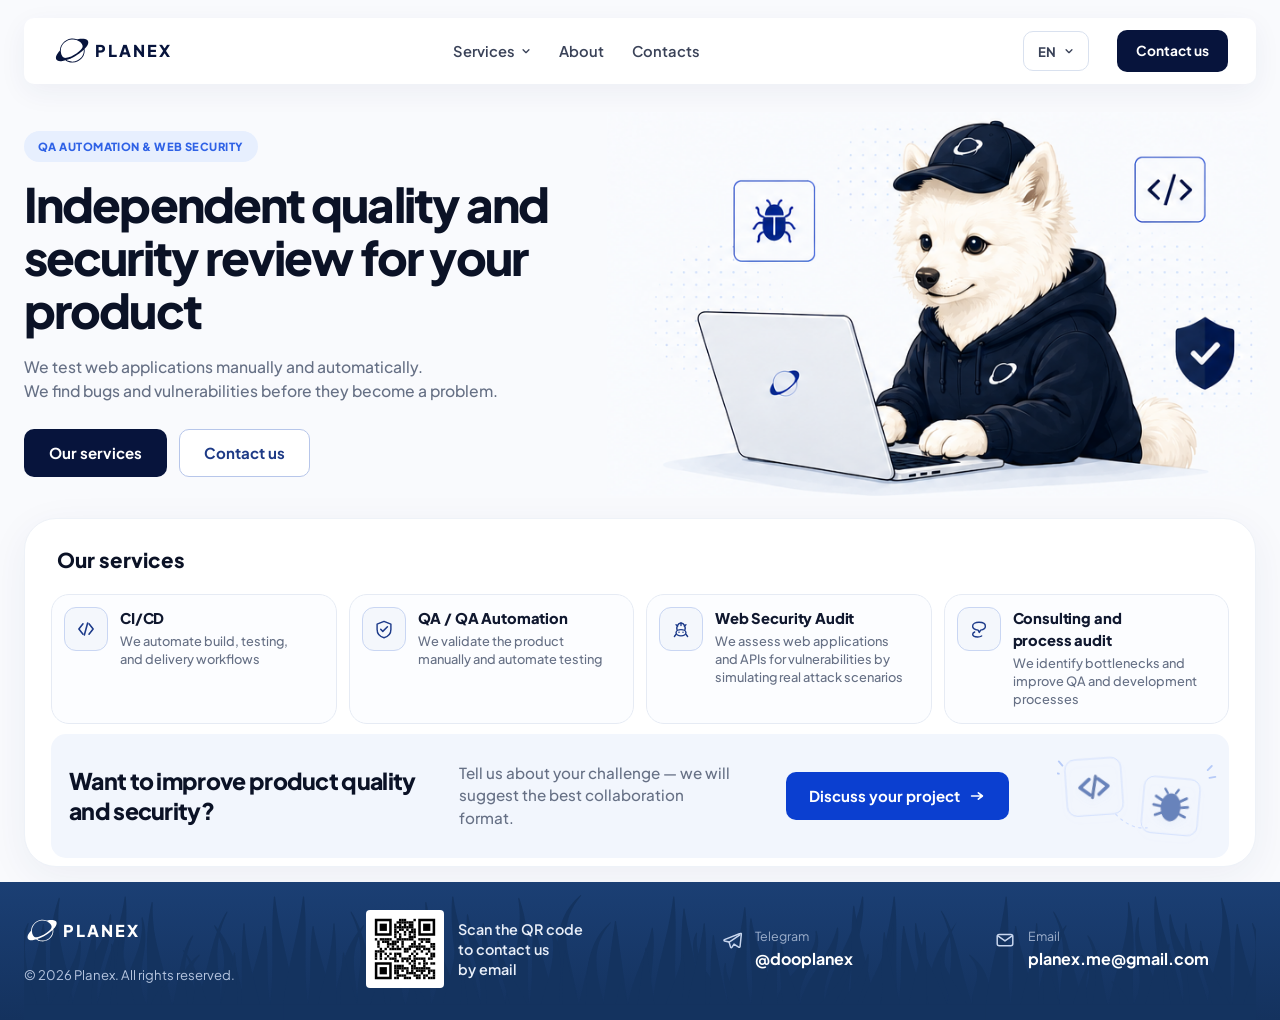
<file: index.html>
<!doctype html>
<html lang="sr">

<head>
  <meta charset="UTF-8" />
  <meta name="viewport" content="width=device-width, initial-scale=1.0" />
  <title>PLANEX — QA automatizacija i bezbednost web aplikacija</title>
  <meta name="description" content="Razvijamo autotestove i sprovodimo provere bezbednosti web aplikacija i API-ja." />
  <link rel="preconnect" href="https://fonts.googleapis.com" />
  <link rel="preconnect" href="https://fonts.gstatic.com" crossorigin />
  <link href="https://fonts.googleapis.com/css2?family=Plus+Jakarta+Sans:wght@400;500;600;700;800&display=swap"
    rel="stylesheet" />
  <link rel="stylesheet" href="css/styles.css" />
  <!-- Favicon (reused logo) -->
  <link rel="icon" href="assets/favicon.svg" type="image/svg+xml" />
</head>

<body>
  <script>
    // Prevent automatic restoration of scroll position in some in-app browsers.
    if ('scrollRestoration' in history) {
      try { history.scrollRestoration = 'manual'; } catch (e) { /* ignore */ }
    }
    // On load, ensure we're at top when there's no hash (avoid unwanted autoscroll)
    window.addEventListener('load', function() {
      if (!location.hash) {
        // Small delay helps in some webviews where initial positioning happens slightly after load
        setTimeout(function(){ window.scrollTo({ top: 0, left: 0, behavior: 'auto' }); }, 120);
      }
    });
  </script>
  <header class="header">
    <div class="container header__inner">
      <a class="logo" href="index.html" aria-label="PLANEX">
        <svg xmlns="http://www.w3.org/2000/svg" width="40" height="40" fill="#07143c" viewBox="0 0 1491 1055">
          <path
            d="M726.5 63.6c-132.4 11.9-261.1 86.1-347.3 200-13.6 18.1-33.5 51.1-42.3 70.1-24.2 52.8-36.3 97.1-39.9 146.3-.6 8-1.3 17.7-1.6 21.5-.5 6.8-.7 7.2-5.7 12.5-53.5 57.1-86.6 103-115.3 160.1-16.9 33.8-27.3 69.4-29 99.4-1.7 29.4 6.9 60.2 22.4 80.5 37 48.7 113.2 63.6 226.8 44.5 21-3.5 43.5-8.4 76.3-16.5 15.5-3.9 29.1-7 30.2-7 1 0 5.7 2.9 10.5 6.4 20.6 15.2 55.8 34.1 84.9 45.5 19.7 7.7 33.6 12.1 55.8 17.5 31.9 7.9 53 10.9 87.8 12.7 77.6 4 154.3-12 225.4-47.1 50.3-24.8 90.4-53.6 127.5-91.6 30.7-31.4 49.4-56.3 71.2-94.4 9-15.8 13.6-25.2 22.2-45.3 29.4-68.7 38.8-141 27.5-212l-2-12.8 14.7-15.2c38.8-40.1 69.1-79.2 90.3-116.4 22.9-40.3 36.1-81.9 36.1-113.6 0-34.2-9.4-59.6-29.9-81-20.8-21.6-49.4-36.1-88.6-45.1-77.6-17.7-172.5-15.7-267.7 5.8-10.8 2.5-21.3 4.9-23.3 5.5-3.1.8-5 .4-15.5-3.5C867.4 68 790.8 57.8 726.5 63.6m60 32.4c84 4.2 169.6 31.9 234 75.8 26.3 17.9 55.5 44 73 65.2 21.9 26.5 38.8 59.1 44.9 86.1 7.3 32.8 4.4 61.2-8.9 87.9-12.1 24.1-32.6 50-64.7 81.5-44.6 43.9-95.9 85.1-154.8 124.5-129.4 86.5-266.7 147.4-372 165-18 3.1-21.3 3.3-43 3.4-22.4 0-24-.1-33.1-2.6-19.3-5.3-32.8-13.7-49.6-30.9-29.6-30.5-56.5-78.5-70.3-125.4-16.1-55.3-19.2-120-8.4-180.4 11.3-64.1 40-126.8 81.8-179.1 16.9-21.1 45.4-49.8 67-67.5 71.5-58.4 160.4-95.2 247.6-102.4 26.3-2.2 32.3-2.3 56.5-1.1m398.8 422.5c.2 26.5-.7 37.2-4.9 60.5-14 77.7-55.2 155.7-112.3 212.8C997.3 862.6 917.2 905 827 919.4c-22.4 3.6-33.7 4.7-53.5 5.2-55.5 1.2-114.6-9.2-166-29.3-23.8-9.3-64.9-30.4-62.9-32.3.5-.4 7.2-2.7 14.9-5 51.1-15.3 122.2-41.2 160.2-58.4 5.4-2.4 13.6-6.1 18.3-8.1 48.9-21.6 122.7-64.8 219.9-128.9 86.4-56.9 147.7-105.3 213.1-168.1l12.4-12 .9 5.5c.5 3 .9 16.7 1 30.5" />
        </svg>
        <span class="logo__word">PLANEX</span>
      </a>
      <nav class="nav" id="site-nav" aria-label="Glavna navigacija" data-i18n-aria-label="nav.mainAria">
        <div class="nav__item nav__item--dropdown">
          <button class="nav__link nav__link--btn" type="button" aria-expanded="false" aria-haspopup="true">
            <span data-i18n="nav.services">Usluge</span>
            <svg class="nav__chevron" viewBox="0 0 12 12" aria-hidden="true">
              <path d="M2.5 4.5 L6 8 L9.5 4.5" fill="none" stroke="currentColor" stroke-width="1.6"
                stroke-linecap="round" stroke-linejoin="round"></path>
            </svg>
          </button>
          <div class="dropdown" role="menu">
            <a href="#services" role="menuitem" data-i18n="nav.development">Razvoj</a>
            <a href="#services" role="menuitem" data-i18n="nav.qa">QA / QA automatizacija</a>
            <a href="#services" role="menuitem" data-i18n="nav.security">Audit web bezbednosti</a>
            <a href="#services" role="menuitem" data-i18n="nav.consulting">Konsalting</a>
          </div>
        </div>
        <a class="nav__link" href="#about" data-i18n="nav.about">O nama</a>
        <a class="nav__link" href="#contacts" data-i18n="nav.contacts">Kontakti</a>
      </nav>
      <div class="header__actions">
        <div class="lang-switcher">
          <label class="sr-only" for="language-button" data-i18n="language.label">Jezik</label>
          <button class="lang" id="language-button" type="button" aria-label="Jezik" aria-expanded="false"
            aria-haspopup="true" aria-controls="language-menu">
            <span class="lang__current" data-lang-current>SR</span>
            <svg class="nav__chevron" viewBox="0 0 12 12" aria-hidden="true">
              <path d="M2.5 4.5 L6 8 L9.5 4.5" fill="none" stroke="currentColor" stroke-width="1.6"
                stroke-linecap="round" stroke-linejoin="round"></path>
            </svg>
          </button>
          <div class="dropdown lang-dropdown" id="language-menu" role="menu" aria-label="Jezik"
            data-i18n-aria-label="language.label">
            <button class="lang-dropdown__option" type="button" data-lang-option="sr" role="menuitemradio"
              aria-checked="true">
              Srpski
            </button>
            <button class="lang-dropdown__option" type="button" data-lang-option="en" role="menuitemradio"
              aria-checked="false">
              English
            </button>
            <button class="lang-dropdown__option" type="button" data-lang-option="ru" role="menuitemradio"
              aria-checked="false">
              Русский
            </button>
          </div>
        </div>
        <a class="btn btn--navy btn--sm" href="mailto:planex.me@gmail.com" data-i18n="nav.contactCta">Kontaktirajte
          nas</a>
        <button class="menu-toggle" type="button" aria-label="Otvori meni" aria-controls="site-nav">
          <span></span><span></span><span></span>
        </button>
      </div>
    </div>
  </header>

  <main id="top">
    <section class="hero">
      <div class="container hero__grid">
        <div class="hero__copy">
          <p class="badge" data-i18n="hero.badge">QA AUTOMATION &amp; WEB SECURITY</p>
          <h1>
            <span data-i18n="hero.title">Nezavisna provera kvaliteta i bezbednosti vašeg proizvoda</span>
          </h1>
          <p class="hero__lead" data-i18n-html="hero.lead">Ručno i automatizovano testiramo web
            aplikacije.<br />Pronalazimo greške i ranjivosti pre nego što postanu problem.</p>
          <div class="hero__cta">
            <a class="btn btn--navy" href="#services" data-i18n="hero.primaryCta">Naše usluge</a>
            <a class="btn btn--outline" href="mailto:planex.me@gmail.com" data-i18n="hero.secondaryCta">Kontaktirajte
              nas</a>
          </div>
        </div>
        <div class="hero__visual">
          <img src="assets/hero.png" width="740" height="430"
            alt="PLANEX maskota — beli pas u dukserici radi za laptopom" data-i18n-alt="hero.imageAlt" />
        </div>
      </div>
    </section>

    <section class="panel" id="services">
      <div class="container">
        <div class="panel__card">
          <h2 class="panel__title" data-i18n="services.title">Naše usluge</h2>
          <div class="services">
            <article class="service">
              <div class="service__icon" aria-hidden="true">
                <svg viewBox="0 0 32 32">
                  <path d="M12 9 L6.5 16 L12 23" fill="none" stroke="#1d3b8a" stroke-width="2.1" stroke-linecap="round"
                    stroke-linejoin="round" />
                  <path d="M20 9 L25.5 16 L20 23" fill="none" stroke="#1d3b8a" stroke-width="2.1" stroke-linecap="round"
                    stroke-linejoin="round" />
                  <path d="M18.2 8 L13.8 24" fill="none" stroke="#1d3b8a" stroke-width="2.1" stroke-linecap="round" />
                </svg>
              </div>
              <div class="service__body">
                <h3 data-i18n="services.items.cicd.title">CI/CD</h3>
                <p data-i18n="services.items.cicd.text">Automatizujemo procese build-a, testiranja i isporuke softvera
                </p>
              </div>
            </article>

            <article class="service">
              <div class="service__icon" aria-hidden="true">
                <svg viewBox="0 0 32 32">
                  <path d="M16 5.8 L25.2 9.6 V16.6 C25.2 22 21.2 26.1 16 27.6 C10.8 26.1 6.8 22 6.8 16.6 V9.6 Z"
                    fill="none" stroke="#1d3b8a" stroke-width="1.9" stroke-linejoin="round" />
                  <path d="M11.6 16.4 L14.4 19.2 L20.6 13" fill="none" stroke="#1d3b8a" stroke-width="2"
                    stroke-linecap="round" stroke-linejoin="round" />
                </svg>
              </div>
              <div class="service__body">
                <h3 data-i18n="services.items.qa.title">QA / QA automatizacija</h3>
                <p data-i18n="services.items.qa.text">Ručno proveravamo proizvod i automatizujemo testiranje</p>
              </div>
            </article>

            <article class="service">
              <div class="service__icon" aria-hidden="true">
                <svg viewBox="0 0 32 32">
                  <ellipse cx="16" cy="21" rx="6.6" ry="4.2" fill="none" stroke="#1d3b8a" stroke-width="1.9" />
                  <circle cx="13.3" cy="20.2" r="1" fill="#1d3b8a" />
                  <circle cx="18.7" cy="20.2" r="1" fill="#1d3b8a" />
                  <path d="M10.8 17.4 C9.6 13.4 11.8 8 16 8 C20.2 8 22.4 13.4 21.2 17.4" fill="none" stroke="#1d3b8a"
                    stroke-width="1.9" stroke-linecap="round" />
                  <path d="M16 8 V11.4" fill="none" stroke="#1d3b8a" stroke-width="1.9" stroke-linecap="round" />
                  <path d="M9.2 23.4 L7.2 26" fill="none" stroke="#1d3b8a" stroke-width="1.9" stroke-linecap="round" />
                  <path d="M22.8 23.4 L24.8 26" fill="none" stroke="#1d3b8a" stroke-width="1.9"
                    stroke-linecap="round" />
                  <path d="M11.6 12.2 L9.4 10.4" fill="none" stroke="#1d3b8a" stroke-width="1.9"
                    stroke-linecap="round" />
                  <path d="M20.4 12.2 L22.6 10.4" fill="none" stroke="#1d3b8a" stroke-width="1.9"
                    stroke-linecap="round" />
                </svg>
              </div>
              <div class="service__body">
                <h3 data-i18n="services.items.security.title">Bezbednosni audit web aplikacija</h3>
                <p data-i18n="services.items.security.text">Proveravamo web aplikacije i API-je na ranjivosti,
                  simulacijom realnih scenarija napada</p>
              </div>
            </article>

            <article class="service">
              <div class="service__icon" aria-hidden="true">
                <svg viewBox="0 0 32 32">
                  <path
                    d="M7.5 12.2 C7.5 9.2 11 7 16 7 C21 7 24.5 9.2 24.5 12.2 C24.5 14.8 22 16.8 18.2 17.5 L16.4 20.6 L14.8 17.5 C11 16.8 7.5 14.8 7.5 12.2 Z"
                    fill="none" stroke="#1d3b8a" stroke-width="1.9" stroke-linejoin="round" />
                  <path
                    d="M10.2 20 C8.6 20.7 7.6 21.8 7.6 23.1 C7.6 25.1 10.4 26.6 14.2 26.6 C16.4 26.6 18.3 26.1 19.5 25.3"
                    fill="none" stroke="#1d3b8a" stroke-width="1.9" stroke-linecap="round" />
                </svg>
              </div>
              <div class="service__body">
                <h3 data-i18n="services.items.consulting.title">Konsalting i revizija procesa</h3>
                <p data-i18n="services.items.consulting.text">Pronalazimo uska grla i unapređujemo procese razvoja i QA
                </p>
              </div>
            </article>
          </div>
          <div class="cta-band" id="about">
            <h2 data-i18n-html="about.title">Želite da unapredite kvalitet<br />i bezbednost proizvoda?</h2>
            <p data-i18n="about.text">Recite nam više o svom projektu — predložićemo najbolji model saradnje.</p>
            <a class="btn btn--blue btn--cta" href="mailto:planex.me@gmail.com">
              <span data-i18n="about.cta">Razgovarajmo o projektu</span>
              <svg viewBox="0 0 20 20" aria-hidden="true">
                <path d="M4 10h11M11.5 6.5L16 10l-4.5 3.5" fill="none" stroke="currentColor" stroke-width="1.8"
                  stroke-linecap="round" stroke-linejoin="round"></path>
              </svg> </a><img class="cta-band__plants" src="assets/bug_code.svg" />
          </div>
        </div>
      </div>
    </section>
  </main>

  <footer class="footer" id="contacts">
    <div class="container footer__grid">
      <div class="footer__brand">
        <a class="logo logo--light" href="#top" aria-label="PLANEX">
          <div class="logo">
            <svg xmlns="http://www.w3.org/2000/svg" width="36" height="36" fill="#fff" viewBox="0 0 1491 1055">
              <path
                d="M726.5 63.6c-132.4 11.9-261.1 86.1-347.3 200-13.6 18.1-33.5 51.1-42.3 70.1-24.2 52.8-36.3 97.1-39.9 146.3-.6 8-1.3 17.7-1.6 21.5-.5 6.8-.7 7.2-5.7 12.5-53.5 57.1-86.6 103-115.3 160.1-16.9 33.8-27.3 69.4-29 99.4-1.7 29.4 6.9 60.2 22.4 80.5 37 48.7 113.2 63.6 226.8 44.5 21-3.5 43.5-8.4 76.3-16.5 15.5-3.9 29.1-7 30.2-7 1 0 5.7 2.9 10.5 6.4 20.6 15.2 55.8 34.1 84.9 45.5 19.7 7.7 33.6 12.1 55.8 17.5 31.9 7.9 53 10.9 87.8 12.7 77.6 4 154.3-12 225.4-47.1 50.3-24.8 90.4-53.6 127.5-91.6 30.7-31.4 49.4-56.3 71.2-94.4 9-15.8 13.6-25.2 22.2-45.3 29.4-68.7 38.8-141 27.5-212l-2-12.8 14.7-15.2c38.8-40.1 69.1-79.2 90.3-116.4 22.9-40.3 36.1-81.9 36.1-113.6 0-34.2-9.4-59.6-29.9-81-20.8-21.6-49.4-36.1-88.6-45.1-77.6-17.7-172.5-15.7-267.7 5.8-10.8 2.5-21.3 4.9-23.3 5.5-3.1.8-5 .4-15.5-3.5C867.4 68 790.8 57.8 726.5 63.6m60 32.4c84 4.2 169.6 31.9 234 75.8 26.3 17.9 55.5 44 73 65.2 21.9 26.5 38.8 59.1 44.9 86.1 7.3 32.8 4.4 61.2-8.9 87.9-12.1 24.1-32.6 50-64.7 81.5-44.6 43.9-95.9 85.1-154.8 124.5-129.4 86.5-266.7 147.4-372 165-18 3.1-21.3 3.3-43 3.4-22.4 0-24-.1-33.1-2.6-19.3-5.3-32.8-13.7-49.6-30.9-29.6-30.5-56.5-78.5-70.3-125.4-16.1-55.3-19.2-120-8.4-180.4 11.3-64.1 40-126.8 81.8-179.1 16.9-21.1 45.4-49.8 67-67.5 71.5-58.4 160.4-95.2 247.6-102.4 26.3-2.2 32.3-2.3 56.5-1.1m398.8 422.5c.2 26.5-.7 37.2-4.9 60.5-14 77.7-55.2 155.7-112.3 212.8C997.3 862.6 917.2 905 827 919.4c-22.4 3.6-33.7 4.7-53.5 5.2-55.5 1.2-114.6-9.2-166-29.3-23.8-9.3-64.9-30.4-62.9-32.3.5-.4 7.2-2.7 14.9-5 51.1-15.3 122.2-41.2 160.2-58.4 5.4-2.4 13.6-6.1 18.3-8.1 48.9-21.6 122.7-64.8 219.9-128.9 86.4-56.9 147.7-105.3 213.1-168.1l12.4-12 .9 5.5c.5 3 .9 16.7 1 30.5" />
            </svg>
            <span class="logo__word">PLANEX</span>
          </div>
        </a>
        <p data-i18n="footer.rights">© 2026 Planex. Sva prava zadržana.</p>
      </div>

      <div class="footer__qr">
        <div class="footer__qr-frame">
          <img src="assets/qr.svg" width="222" height="222" alt="QR kod za kontakt putem e-pošte"
            data-i18n-alt="footer.qrAlt" />
        </div>
        <p data-i18n-html="footer.qrText">Skenirajte QR<br />da biste nam poslali<br />na e-mail</p>
      </div>

      <div class="footer__row">
        <span class="footer__icon" aria-hidden="true">
          <svg viewBox="0 0 24 24">
            <path
              d="M21.5 4.6 L3.7 11.6 C3 11.9 3.1 12.9 3.8 13 L8.8 14.2 L10.4 19.8 C10.6 20.5 11.5 20.6 11.9 20 L14.2 16.4 L19.2 19.8 C19.9 20.3 20.8 19.8 20.8 19 L22.2 5.6 C22.3 4.8 21.9 4.4 21.5 4.6 Z"
              fill="none" stroke="currentColor" stroke-width="1.6" stroke-linejoin="round" />
            <path d="M9 14.2 L20.6 6.4" fill="none" stroke="currentColor" stroke-width="1.6" stroke-linecap="round" />
          </svg>
        </span>
        <div>
          <span class="footer__label" data-i18n="footer.telegram">Telegram</span>
          <a href="https://t.me/dooplanex">@dooplanex</a>
        </div>
      </div>

      <div class="footer__row">
        <span class="footer__icon" aria-hidden="true">
          <svg viewBox="0 0 24 24">
            <rect x="3.5" y="6" width="17" height="12.2" rx="2.2" fill="none" stroke="currentColor"
              stroke-width="1.6" />
            <path d="M4.2 7.4 L12 13 L19.8 7.4" fill="none" stroke="currentColor" stroke-width="1.6"
              stroke-linecap="round" stroke-linejoin="round" />
          </svg>
        </span>
        <div>
          <span class="footer__label" data-i18n="footer.email">E-mail</span>
          <a href="mailto:planex.me@gmail.com">planex.me@gmail.com</a>
        </div>
      </div>
    </div>
    <img class="footer__plant" src="assets/footer-plant.svg" alt="" aria-hidden="true" />
  </footer>

  <script src="i18n.js"></script>
</body>

</html>
</file>
<file: css/styles.css>
:root {
  --bg: #f6f8fd;
  --surface: #ffffff;
  --text: #10182f;
  --text-strong: #0b1226;
  --muted: #667085;
  --nav: #3a4258;
  --blue: #0b3fd0;
  --blue-hover: #0936b6;
  --navy: #07143c;
  --navy-hover: #040d2a;
  --badge-bg: #e7effe;
  --badge-text: #2f62e6;
  --line: #e6ebf4;
  --icon-bg: #f4f7fc;
  --icon-line: #d3dcee;
  --footer-top: #1b3f74;
  --footer-bottom: #14325e;
  --shadow: 0 10px 40px rgba(28, 55, 110, 0.06);
  --radius-xl: 32px;
  --radius-lg: 18px;
  --scroll-offset: 84px;
}

*,
*::before,
*::after {
  box-sizing: border-box;
}

html {
  scroll-behavior: smooth;
  scroll-padding-top: var(--scroll-offset);
}

/* Ensure anchor navigation leaves space for header (useful for mobile and in-app browsers) */
[id] {
  scroll-margin-top: var(--scroll-offset);
}

body {
  margin: 0;
  font-family: "Plus Jakarta Sans", "Segoe UI", sans-serif;
  color: var(--text);
  background: #f9fafd;
  line-height: 1.5;
}

img {
  max-width: 100%;
  height: auto;
  display: block;
}

a {
  color: inherit;
  text-decoration: none;
}

button {
  font-family: inherit;
}

.container {
  width: min(1240px, calc(100% - 48px));
  margin: 0 auto;
}

.header {
  padding-top: 18px;
}

.header__inner {
  gap: 28px;
  justify-self: left;
  background: #fff;
  border-radius: 10px;
  padding: 12px 28px;
  box-shadow: 0 8px 28px rgba(28, 55, 110, 0.06);
  display: grid;
  grid-template-columns: 1fr 1fr 1fr;
  align-items: center;
  min-height: 64px;
}

.logo {
  display: flex;
  align-items: center;
  gap: 3px;
  justify-self: start;
}

.logo__word {
  font-weight: 800;
  letter-spacing: 0.12em;
  font-size: 1.02rem;
  color: var(--navy);
}

.logo--light .logo__word {
  color: #fff;
}

.nav {
  display: flex;
  align-items: center;
  gap: 28px;
}

.nav__link,
.nav__link--btn {
  border: 0;
  background: none;
  padding: 0;
  color: var(--nav);
  font-size: 0.92rem;
  font-weight: 600;
  cursor: pointer;
}

.nav__link:hover,
.nav__link--btn:hover {
  color: var(--navy);
}

.nav__item--dropdown {
  position: relative;
  padding-bottom: 14px;
  margin-bottom: -14px;
}

.nav__link--btn {
  display: inline-flex;
  align-items: center;
  gap: 6px;
}

.nav__chevron,
.lang svg {
  width: 10px;
  height: 10px;
}

.dropdown {
  position: absolute;
  top: 100%;
  left: 0;
  min-width: 220px;
  background: #fff;
  border: 1px solid var(--line);
  border-radius: 14px;
  padding: 8px;
  box-shadow: var(--shadow);
  display: none;
  z-index: 5;
}

.nav__item--dropdown:hover .dropdown,
.nav__item--dropdown:focus-within .dropdown {
  display: grid;
}

.dropdown a {
  padding: 10px 12px;
  border-radius: 10px;
  font-size: 0.9rem;
  font-weight: 600;
}

.dropdown a:hover {
  background: var(--badge-bg);
}

.header__actions {
  justify-self: end;
  display: flex;
  align-items: center;
  gap: 28px;
}

.sr-only {
  position: absolute;
  width: 1px;
  height: 1px;
  padding: 0;
  margin: -1px;
  overflow: hidden;
  clip: rect(0, 0, 0, 0);
  white-space: nowrap;
  border: 0;
}

.lang-switcher {
  position: relative;
}

.lang {
  display: inline-flex;
  align-items: center;
  gap: 8px;
  height: 40px;
  padding: 0 14px;
  border-radius: 10px;
  border: 1px solid #d9e1ef;
  background: #fff;
  color: var(--nav);
  font-weight: 700;
  font-size: 0.82rem;
  cursor: pointer;
}

.lang__current {
  min-width: 2ch;
}

.lang-switcher .nav__chevron {
  width: 10px;
  height: 10px;
}

.lang-switcher.is-open .lang-dropdown {
  display: grid;
}

.lang-dropdown {
  left: auto;
  right: 0;
  min-width: 160px;
}

.lang-dropdown__option {
  width: 100%;
  border: 0;
  background: none;
  color: var(--nav);
  text-align: left;
  cursor: pointer;
  padding: 10px 12px;
  border-radius: 10px;
  font-size: 0.9rem;
  font-weight: 600;
}

.lang-dropdown__option:hover,
.lang-dropdown__option.is-active {
  background: var(--badge-bg);
  color: var(--navy);
}

.btn {
  display: inline-flex;
  align-items: center;
  justify-content: center;
  gap: 8px;
  height: 48px;
  padding: 0 24px;
  border-radius: 10px;
  font-weight: 700;
  font-size: 0.94rem;
  border: 1.5px solid transparent;
  white-space: nowrap;
  transition: 0.18s ease;
}

.btn--sm {
  height: 42px;
  padding: 0 18px;
  font-size: 0.86rem;
}

.btn--navy,
.btn--blue {
  color: #fff;
}

.btn--navy {
  background: var(--navy);
}

.btn--navy:hover {
  background: var(--navy-hover);
}

.btn--blue {
  background: var(--blue);
}

.btn--blue:hover {
  background: var(--blue-hover);
}

.btn--outline {
  background: #fff;
  color: #1d3a86;
  border-color: #b7c6ea;
}

.btn--outline:hover {
  border-color: var(--blue);
  color: var(--blue);
}

.btn svg {
  width: 18px;
  height: 18px;
}

.menu-toggle {
  display: none;
  width: 42px;
  height: 42px;
  border: 1px solid #dbe2ee;
  border-radius: 12px;
  background: #fff;
  flex-direction: column;
  justify-content: center;
  align-items: center;
  gap: 5px;
  cursor: pointer;
}

.menu-toggle span {
  width: 18px;
  height: 2px;
  background: var(--navy);
  border-radius: 2px;
}

.hero {
  padding: 28px 0 18px;
}

.hero__grid {
  display: grid;
  grid-template-columns: minmax(0, 0.92fr) minmax(0, 1.08fr);
  gap: 8px;
  align-items: center;
}

.badge {
  display: inline-flex;
  margin: 0 0 16px;
  padding: 7px 14px;
  border-radius: 999px;
  background: var(--badge-bg);
  color: var(--badge-text);
  font-size: 0.7rem;
  font-weight: 800;
  letter-spacing: 0.04em;
}

.hero h1 {
  margin: 0;
  font-size: clamp(2.35rem, 3.7vw, 3.15rem);
  line-height: 1.12;
  letter-spacing: -0.04em;
  color: var(--text-strong);
  font-weight: 800;
}

.hero__lead {
  margin: 18px 0 26px;
  color: var(--muted);
  font-size: 0.98rem;
  font-weight: 500;
  line-height: 1.55;
}

.hero__cta {
  display: flex;
  flex-wrap: wrap;
  gap: 12px;
}

.hero__visual {
  display: flex;
  justify-content: flex-end;
}

.hero__visual img {
  width: min(100%, 680px);
  margin-right: -12px;
}

.panel {
  padding: 4px 0 0;
}

.panel__card {
  position: relative;
  background: var(--surface);
  border-radius: var(--radius-xl);
  box-shadow: var(--shadow);
  border: 1px solid #eef2f8;
  padding: 26px 26px 8px;
  overflow: hidden;
}

.panel__title {
  margin: 0 6px 18px;
  font-size: 1.28rem;
  font-weight: 800;
  color: var(--text-strong);
}

.services {
  display: grid;
  grid-template-columns: repeat(4, minmax(0, 1fr));
  gap: 12px;
}

.service {
  display: grid;
  grid-template-columns: auto 1fr auto;
  grid-template-rows: auto 1fr;
  column-gap: 12px;
  row-gap: 2px;
  align-items: start;
  padding: 12px 12px 12px 12px;
  border: 1px solid var(--line);
  border-radius: var(--radius-lg);
  background: #fcfdff;
  min-height: 118px;
}

.service__icon {
  grid-row: 1 / span 2;
  width: 44px;
  height: 44px;
  border-radius: 12px;
  border: 1.5px solid #c9d6f3;
  background: var(--icon-bg);
  display: grid;
  place-items: center;
}

.service__icon svg {
  width: 24px;
  height: 24px;
}

.service__body {
  grid-column: 2;
}

.service h3 {
  margin: 0 0 4px;
  font-size: 0.92rem;
  font-weight: 800;
  letter-spacing: -0.01em;
  white-space: normal;
  text-wrap: balance;
}

.service p {
  margin: 0;
  color: var(--muted);
  font-size: 0.8rem;
  font-weight: 500;
  line-height: 1.4;
}

.service__more {
  grid-column: 3;
  grid-row: 1 / span 2;
  align-self: end;
  color: #8b93a7;
}

.service__more svg {
  width: 18px;
  height: 18px;
}

.service:hover {
  border-color: #d5def0;
}

.cta-band {
  position: relative;
  background: #f2f6fd;
  z-index: 1;
  display: grid;
  grid-template-columns: 1.15fr 0.95fr auto;
  align-items: center;
  gap: 24px;
  margin-top: 10px;
  padding: 28px 220px 28px 18px;
  border-radius: 15px;
}

.cta-band h2 {
  margin: 0;
  font-size: clamp(1.28rem, 1.8vw, 1.62rem);
  line-height: 1.28;
  font-weight: 800;
  letter-spacing: -0.03em;
  color: var(--text-strong);
}

.cta-band p {
  margin: 0;
  color: var(--muted);
  font-weight: 500;
  font-size: 0.95rem;
  max-width: 17.5rem;
}

.btn--cta {
  height: 48px;
  padding: 0 22px;
}

.cta-band__plants {
  position: absolute;
  right: -22px;
  opacity: 0.6;
  pointer-events: none;
}

.cta-band img {
  height: 80%;
}

.footer {
  background: linear-gradient(180deg, var(--footer-top), var(--footer-bottom));
  color: #d7e3f7;
  padding: 28px 0 32px;
  margin-top: 15px;
  position: relative;
  overflow: hidden;
}

.footer__plant {
  position: absolute;
  z-index: 1;
  left: 50%;
  bottom: 0;
  width: min(1240px, calc(100% - 48px));
  transform: translateX(-50%);
  height: auto;
  display: block;
  pointer-events: none;
}

.footer__grid {
  position: relative;
  z-index: 2;
  display: grid;
  grid-template-columns: 1.15fr 1.2fr 0.9fr 0.95fr;
  gap: 24px;
  align-items: center;
}

.footer .logo {
  margin-bottom: 8px;
}

.footer__brand p {
  margin: 0;
  font-size: 0.82rem;
  color: #b7c6e0;
}

.footer__qr {
  display: flex;
  align-items: center;
  gap: 14px;
}

.footer__qr-frame {
  width: 78px;
  height: 78px;
  background: #fff;
  border-radius: 4px;
  padding: 4px;
  flex-shrink: 0;
}

.footer__qr-frame img {
  width: 100%;
  height: 100%;
  object-fit: contain;
  image-rendering: pixelated;
}

.footer__qr p {
  margin: 0;
  font-size: 0.9rem;
  font-weight: 600;
  color: #e8eef8;
  line-height: 1.4;
}

.footer__row {
  display: flex;
  gap: 12px;
  align-items: flex-start;
}

.footer__icon,
.footer__icon svg {
  width: 22px;
  height: 22px;
}

.footer__icon {
  margin-top: 2px;
  color: #c9d7ef;
}

.footer__label {
  display: block;
  font-size: 0.78rem;
  color: #9eb0cc;
  margin-bottom: 2px;
}

.footer__row a {
  color: #fff;
  font-weight: 700;
}

.footer__row a:hover {
  text-decoration: underline;
}

@media (max-width: 1100px) {
  .header__inner {
    grid-template-columns: auto 1fr auto;
  }

  .services {
    grid-template-columns: 1fr 1fr;
  }

  .cta-band {
    grid-template-columns: 1fr 1fr;
    padding-right: 24px;
    background: #f2f6fe;
    border-radius: 15px;
  }

  .cta-band .btn {
    grid-column: 1 / -1;
    justify-self: start;
  }

  .cta-band__plants {
    display: none;
  }

  .footer__grid {
    grid-template-columns: 1fr 1fr;
  }
}

@media (max-width: 860px) {
  .menu-toggle {
    display: flex;
  }

  .header__inner {
    grid-template-columns: 1fr auto;
  }

  .nav {
    display: none;
    position: absolute;
    top: 78px;
    left: 24px;
    right: 24px;
    background: var(--surface);
    box-shadow: var(--shadow);
    border: 1px solid var(--line);
    border-radius: 16px;
    padding: 12px;
    flex-direction: column;
    align-items: stretch;
    gap: 4px;
    z-index: 10;
  }

  .nav.is-open {
    display: flex;
  }

  .nav__link,
  .nav__link--btn {
    padding: 10px 12px;
    text-align: left;
    border-radius: 10px;
  }

  .nav__link:hover,
  .nav__link--btn:hover {
    background: var(--badge-bg);
  }

  .nav__item--dropdown>.dropdown {
    position: static;
    display: grid;
    box-shadow: none;
    background: none;
    border: 0;
    padding: 0 0 0 8px;
  }

  /* Ensure language dropdown is above the mobile nav and fully interactive */
  .lang-dropdown {
    position: absolute;
    right: 12px;
    left: auto;
    display: none;
    min-width: 160px;
    padding: 8px;
    background: #fff;
    border: 1px solid var(--line);
    box-shadow: var(--shadow);
    z-index: 80;
    /* higher than .nav (z-index:10) */
    pointer-events: auto;
    transform-origin: top right;
  }

  /* Keep the language switcher above the nav overlay so the button can be clicked */
  .lang-switcher {
    z-index: 90;
    position: relative;
  }

  .lang-switcher.is-open .lang-dropdown {
    display: grid;
  }

  .nav__item--dropdown {
    padding-bottom: 0;
    margin-bottom: 0;
  }

  .hero__grid,
  .footer__grid,
  .cta-band {
    grid-template-columns: 1fr;
  }

  .footer__plant {
    top: auto;
    right: auto;
    bottom: 0;
    left: 50%;
    width: 200%;
    max-width: none;
    transform: translateX(-50%);
    height: auto;
    max-height: 72%;
    object-position: center bottom;
    filter: brightness(0.7) saturate(1.08);
  }

  .hero h1 br,
  .hero__lead br,
  .cta-band h2 br {
    display: none;
  }

  .header__actions .btn {
    display: none;
  }

  .hero__visual {
    justify-content: center;
  }

  .hero__visual img {
    margin-right: 0;
  }

  /* CTA band mobile tweaks: reduce padding and center CTA */
  .cta-band {
    padding: 20px;
    grid-template-columns: 1fr;
  }

  .cta-band .btn {
    grid-column: auto;
    justify-self: center;
  }

  /* Services adjustments for small screens */
  .services {
    gap: 12px;
  }

  .service {
    padding: 10px 10px;
    grid-template-columns: 44px 1fr;
    grid-template-rows: auto;
    min-height: auto;
  }

  .service__icon {
    grid-row: auto;
    width: 40px;
    height: 40px;
  }

  .service__more {
    display: none;
  }

  .service h3 {
    font-size: 0.95rem;
  }

  .service p {
    font-size: 0.88rem;
  }
}

@media (max-width: 640px) {
  .services {
    grid-template-columns: 1fr;
    gap: 10px;
  }

  .panel__card {
    padding: 18px;
  }

  .service {
    padding: 10px 10px;
    grid-template-columns: 40px 1fr;
  }

  .service__icon {
    width: 40px;
    height: 40px;
    border-radius: 10px;
  }

  .service__more {
    display: none;
  }

  .cta-band {
    padding: 16px;
    grid-template-columns: 1fr;
  }

  .cta-band .btn {
    justify-self: center;
    width: auto;
    max-width: 320px;
  }
}
</file>
